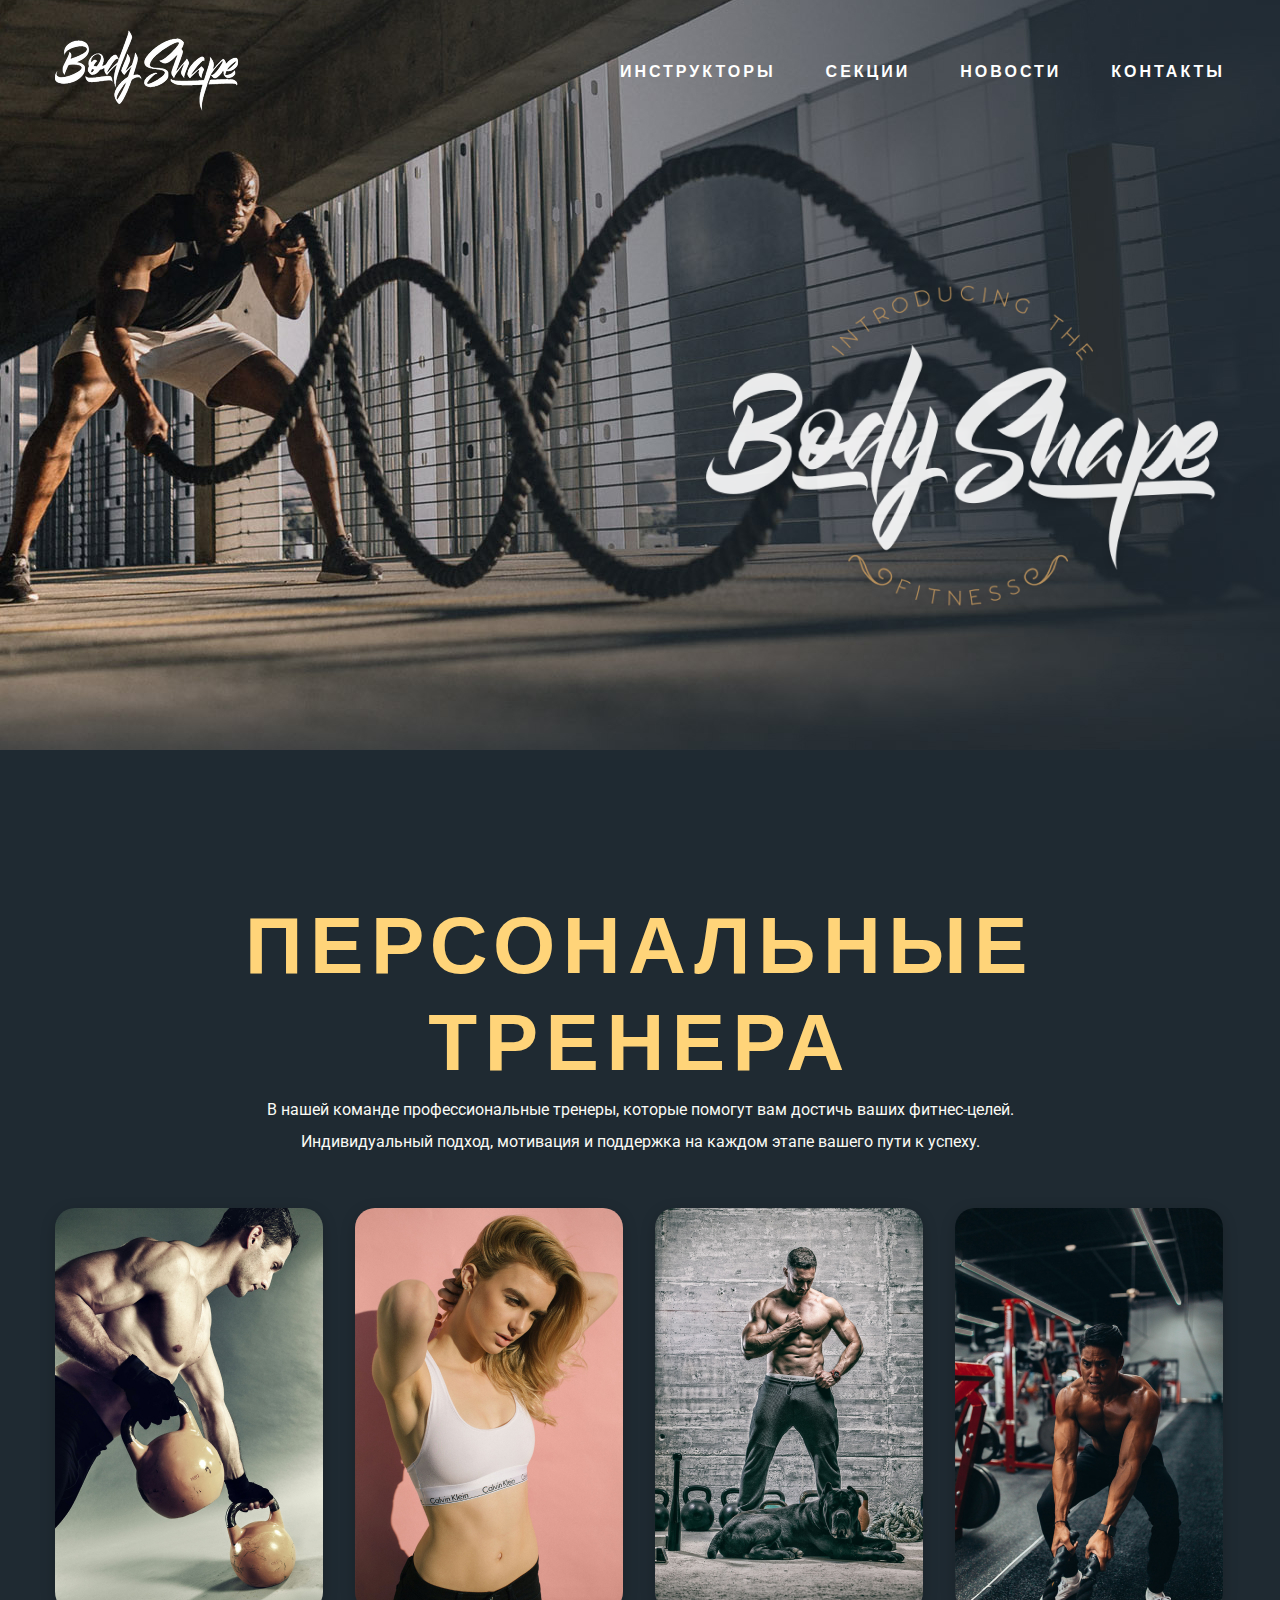
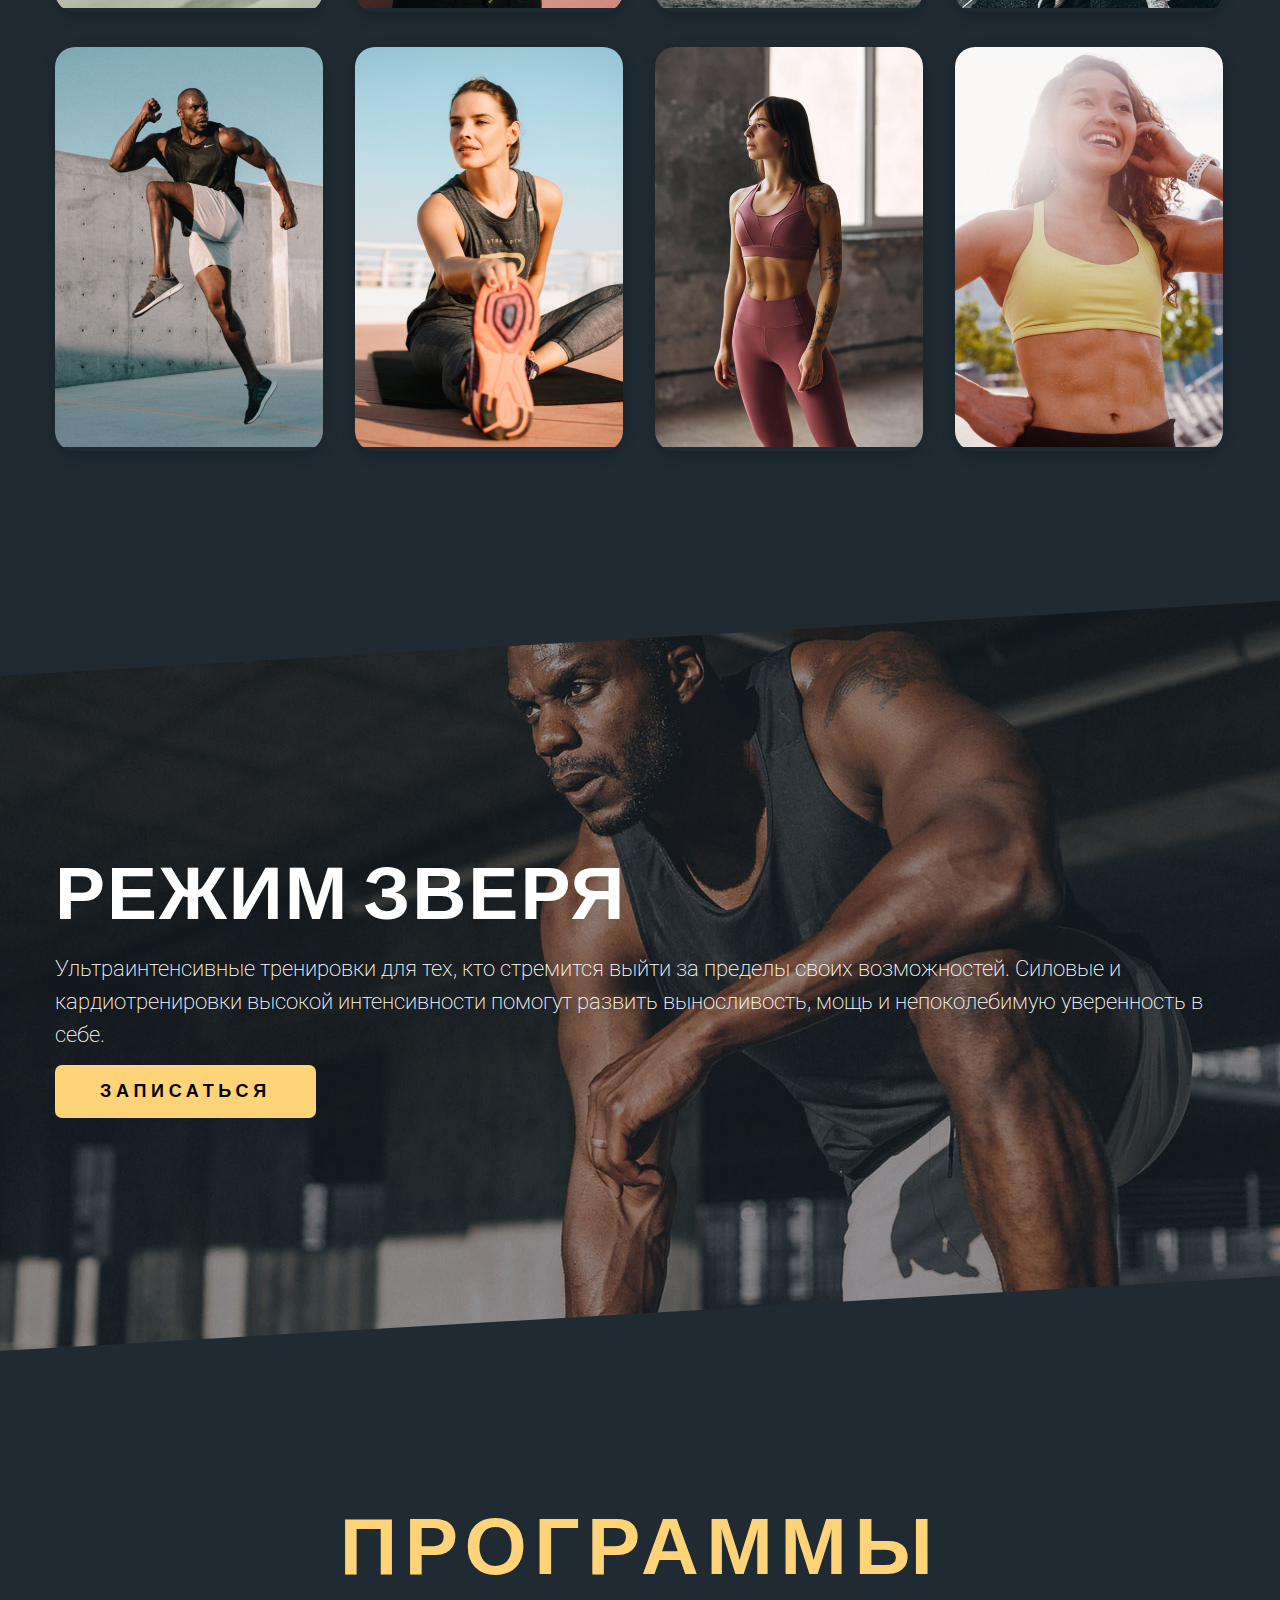
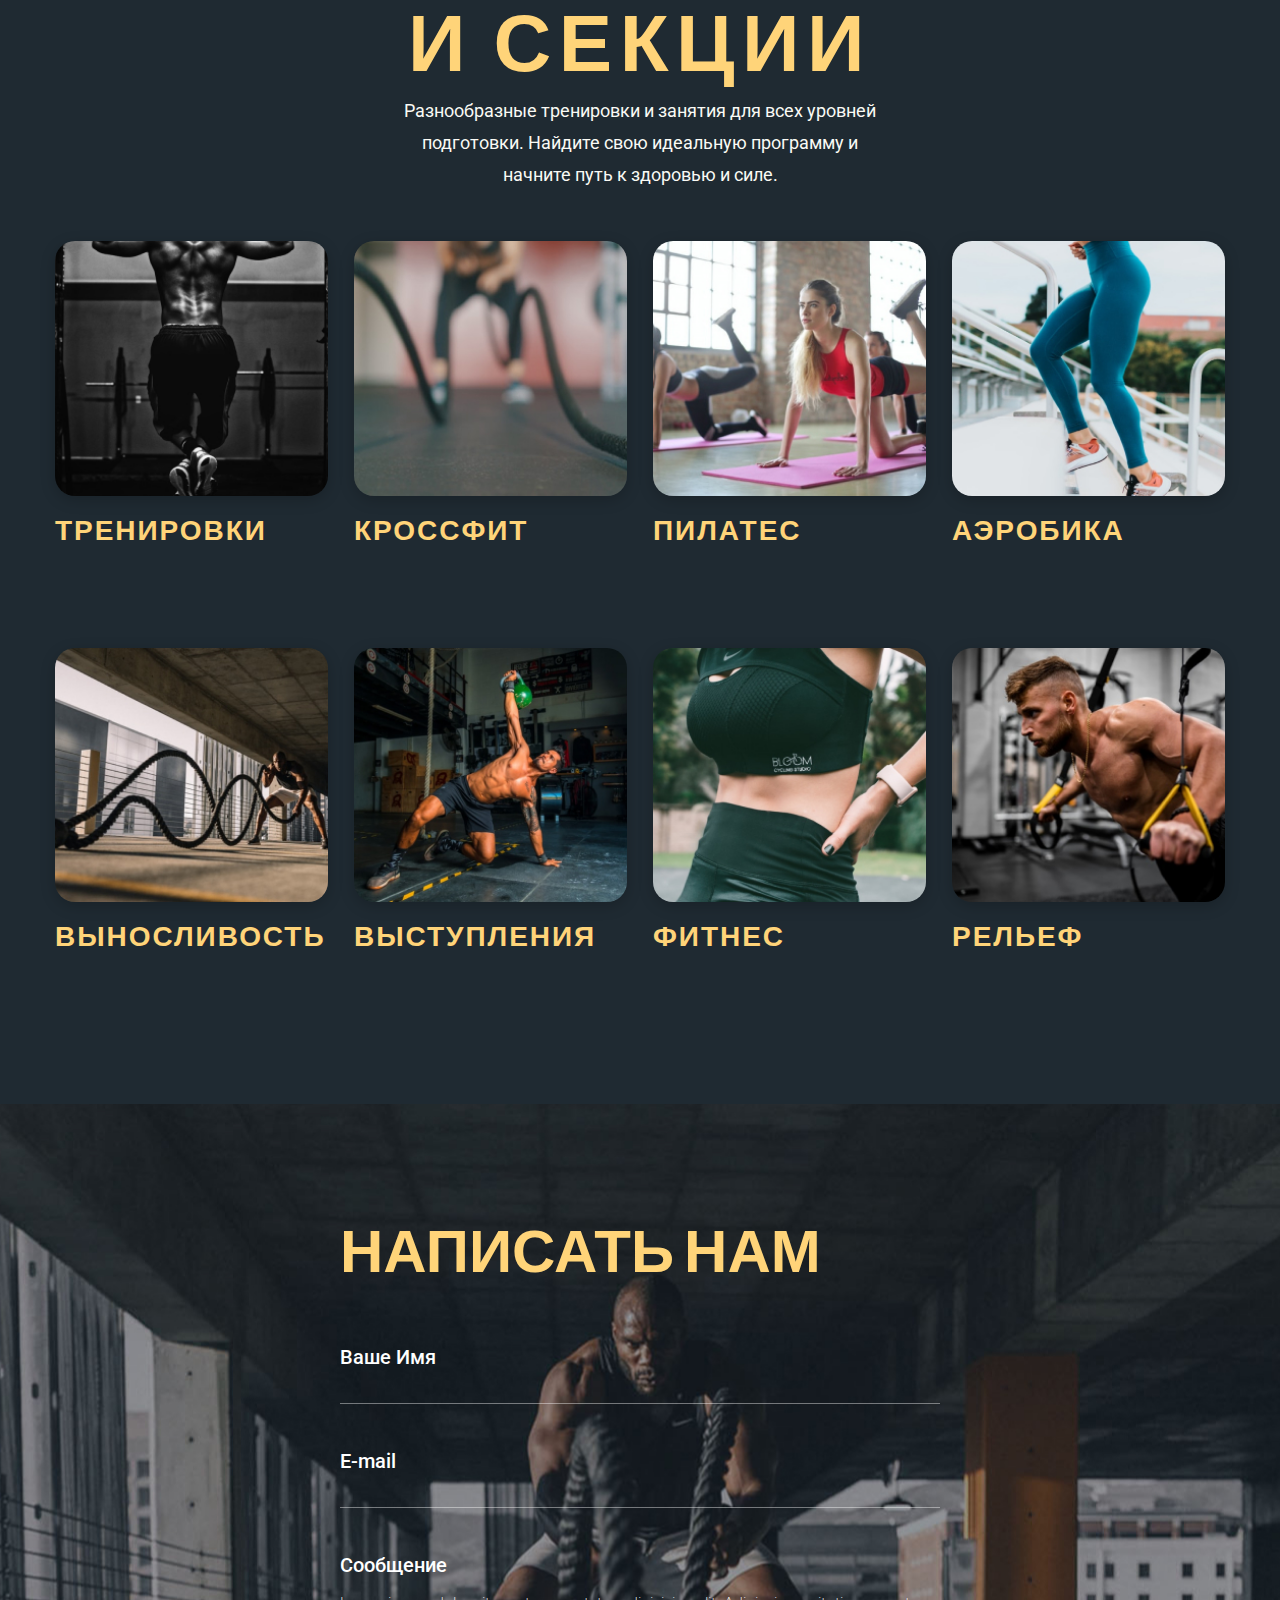
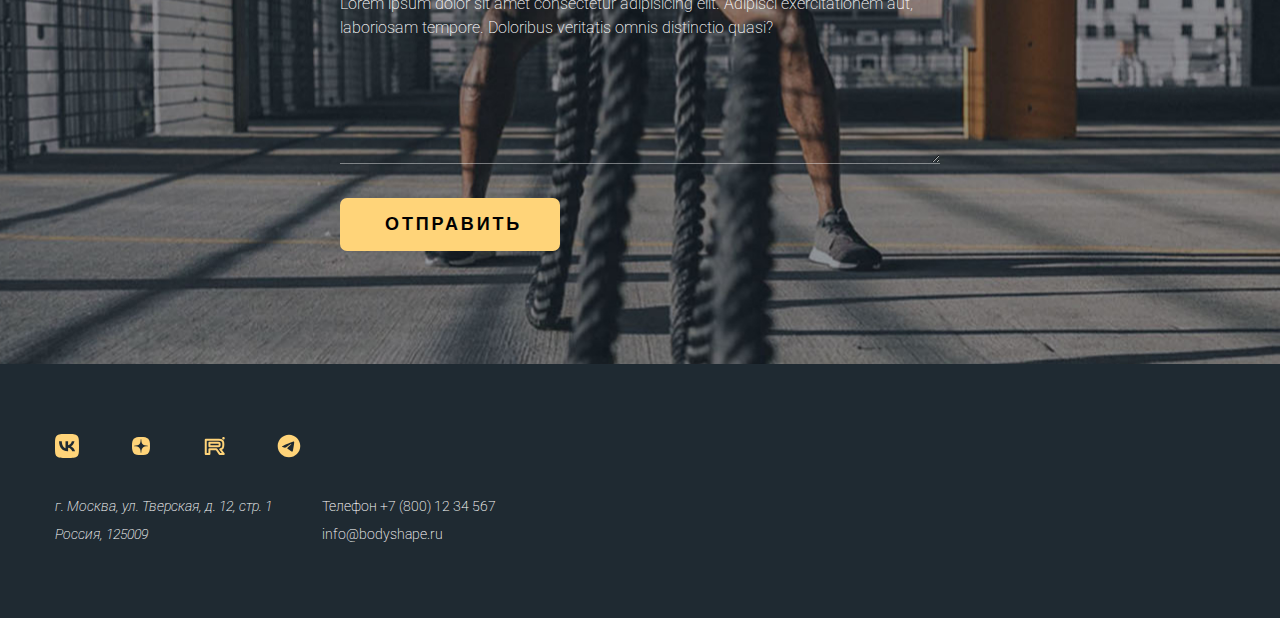
<file: index.html>
<!DOCTYPE html>
<html lang="en">
<head>
    <meta charset="UTF-8">
    <meta name="viewport" content="width=device-width, initial-scale=1.0">
    <link rel="stylesheet" href="./css/style.css">
    <link rel="stylesheet" href="./css/mobile.css">

    <link rel="icon" type="images/x-icon" href="./img/favicon.svg">
    <link rel="apple-touch-icon" sizes="180x180" href="./img/apple-touch-icon.png">

    <link rel="preconnect" href="https://fonts.googleapis.com">
    <link rel="preconnect" href="https://fonts.gstatic.com" crossorigin>
    <link href="https://fonts.googleapis.com/css2?family=Bebas+Neue&display=swap" rel="stylesheet">

    <link rel="preconnect" href="https://fonts.googleapis.com">
    <link rel="preconnect" href="https://fonts.gstatic.com" crossorigin>
    <link href="https://fonts.googleapis.com/css2?family=Roboto:ital,wght@0,100..900;1,100..900&display=swap" rel="stylesheet">


    <title>BodyShape</title>

</head>
<body>

    <header class="header">
        <div class="container">
            <nav class="nav">
                <a href="#" class="header-logo">
                    <img src="./img/HeaderFooter/logo.png" srcset="./img/HeaderFooter/logo@2x.png 2x" alt="LogoBodyShape">
                </a>
                
                <ul class="navbar-nav">
                    <li><a href="#">Инструкторы</a></li>
                    <li><a href="#">Секции</a></li>
                    <li><a href="#">Новости</a></li>
                    <li><a href="#">Контакты</a></li>
                </ul>
            </nav>

            <div class="header-img">
                <img src="./img/HeaderFooter/hero-logo.png" srcset="./img/HeaderFooter/hero-logo@2x.png 2x" alt="BodyShape">
            </div>
        </div>
    </header>

    <main>
        <section class="section-trainers">
            <div class="container">
                <header class="section-header">
                    <h2 class="section-title">ПЕРСОНАЛЬНЫЕ ТРЕНЕРА</h2>
                    <p>В нашей команде профессиональные тренеры, которые помогут вам достичь ваших фитнес-целей. Индивидуальный подход, мотивация и поддержка на каждом этапе вашего пути к успеху.</p>
                </header>

                <div class="section-trainers-grid">
                    <a href="#" class="card-trainer">
                        <h3 class="card-trainer-name">Ivan Ivanov</h3>
                        <img 
                            class="card-trainer-img"
                            src="./img/treners/trainer-01.jpg" 
                            srcset="./img/treners/trainer-01@2x.jpg 2x"
                            alt="Trainer"
                        >
                    </a>

                    <a href="#" class="card-trainer">
                        <h3 class="card-trainer-name">Eliza Fon Shpeen</h3>
                        <img 
                            class="card-trainer-img"
                            src="./img/treners/trainer-02.jpg" 
                            srcset="./img/treners/trainer-02@2x.jpg 2x"
                            alt="Trainer"
                        >
                    </a>

                    <a href="#" class="card-trainer">
                        <h3 class="card-trainer-name">Suyckiq Kanal</h3>
                        <img 
                            class="card-trainer-img"
                            src="./img/treners/trainer-03.jpg" 
                            srcset="./img/treners/trainer-03@2x.jpg 2x"
                            alt="Trainer"
                        >
                    </a>

                    <a href="#" class="card-trainer">
                        <h3 class="card-trainer-name">Aidar Dardanelo</h3>
                        <img 
                            class="card-trainer-img"
                            src="./img/treners/trainer-04.jpg" 
                            srcset="./img/treners/trainer-04@2x.jpg 2x"
                            alt="Trainer"
                        >
                    </a>

                    <a href="#" class="card-trainer">
                        <h3 class="card-trainer-name">Adis Abeba</h3>
                        <img 
                            class="card-trainer-img"
                            src="./img/treners/trainer-05.jpg" 
                            srcset="./img/treners/trainer-05@2x.jpg 2x"
                            alt="Trainer"
                        >
                    </a>

                    <a href="#" class="card-trainer">
                        <h3 class="card-trainer-name">Victoria Murmansk</h3>
                        <img 
                            class="card-trainer-img"
                            src="./img/treners/trainer-06.jpg" 
                            srcset="./img/treners/trainer-06@2x.jpg 2x"
                            alt="Trainer"
                        >
                    </a>

                    <a href="#" class="card-trainer">
                        <h3 class="card-trainer-name">Katerina Mantogomeri</h3>
                        <img 
                            class="card-trainer-img"
                            src="./img/treners/trainer-07.jpg" 
                            srcset="./img/treners/trainer-07@2x.jpg 2x"
                            alt="Trainer"
                        >
                    </a>

                    <a href="#" class="card-trainer">
                        <h3 class="card-trainer-name">Nusha'S Smecharokova</h3>
                        <img 
                            class="card-trainer-img"
                            src="./img/treners/trainer-08.jpg" 
                            srcset="./img/treners/trainer-08@2x.jpg 2x"
                            alt="Trainer"
                        >
                    </a>
                </div>

            </div>
        </section>

        <section class="section-beast">
            <div class="container">

                <h2 class="section-beast-title">РЕЖИМ ЗВЕРЯ</h2>
                <div class="section-beast-desc">
                    <p>Ультраинтенсивные тренировки для тех, кто стремится выйти за пределы своих возможностей. Силовые и кардиотренировки высокой интенсивности помогут развить выносливость, мощь и непоколебимую уверенность в себе.</p>
                </div>
                <div class="section-beast-btn"> 
                    <a href="#">ЗАПИСАТЬСЯ</a> 
                </div>

            </div>
        </section>

        <section class="section-trainers">
            <div class="container">
                <header class="section-header sts">
                    <h2 class="section-title">ПРОГРАММЫ <br>
                        И СЕКЦИИ</h2>
                    <p>Разнообразные тренировки и занятия для всех уровней подготовки. Найдите свою идеальную программу и начните путь к здоровью и силе.</p>
                </header>

                <div class="section-group-grid">

                    <a href="#" class="card-group">
                        <img 
                            class="card-group-img"
                            src="./img/treners/program-01.jpg" 
                            srcset="./img/treners/program-01@2x.jpg 2x" 
                            alt="Trainer"
                        >
                        <h3 class="card-group-title">тренировки</h3>
                    </a>

                    <a href="#" class="card-group">
                        <img 
                            class="card-group-img"
                            src="./img/treners/program-02.jpg" 
                            srcset="./img/treners/program-02@2x.jpg 2x" 
                            alt="Trainer"
                        >
                        <h3 class="card-group-title">КРОССФИТ</h3>
                    </a>

                    <a href="#" class="card-group">
                        <img 
                            class="card-group-img"
                            src="./img/treners/program-03.jpg" 
                            srcset="./img/treners/program-03@2x.jpg 2x" 
                            alt="Trainer"
                        >
                        <h3 class="card-group-title">ПИЛАТЕС</h3>
                    </a>

                    <a href="#" class="card-group">
                        <img 
                            class="card-group-img"
                            src="./img/treners/program-04.jpg" 
                            srcset="./img/treners/program-04@2x.jpg 2x" 
                            alt="Trainer"
                        >
                        <h3 class="card-group-title">АЭРОБИКА</h3>
                    </a>

                    <a href="#" class="card-group">
                        <img 
                            class="card-group-img"
                            src="./img/treners/program-05.jpg" 
                            srcset="./img/treners/program-05@2x.jpg 2x" 
                            alt="Trainer"
                        >
                        <h3 class="card-group-title">ВЫНОСЛИВОСТЬ</h3>
                    </a>

                    <a href="#" class="card-group">
                        <img 
                            class="card-group-img"
                            src="./img/treners/program-06.jpg" 
                            srcset="./img/treners/program-06@2x.jpg 2x" 
                            alt="Trainer"
                        >
                        <h3 class="card-group-title">ВЫСТУПЛЕНИЯ</h3>
                    </a>

                    <a href="#" class="card-group">
                        <img 
                            class="card-group-img"
                            src="./img/treners/program-07.jpg" 
                            srcset="./img/treners/program-07@2x.jpg 2x" 
                            alt="Trainer"
                        >
                        <h3 class="card-group-title">ФИТНЕС</h3>
                    </a>

                    <a href="#" class="card-group">
                        <img 
                            class="card-group-img"
                            src="./img/treners/program-08.jpg" 
                            srcset="./img/treners/program-08@2x.jpg 2x" 
                            alt="Trainer"
                        >
                        <h3 class="card-group-title">РЕЛЬЕФ</h3>
                    </a>
                </div>
            </div>
        </section>

        <section class="contacts">
            <div class="contacts-content">
                
                <h2 class="contacts-title">НАПИСАТЬ НАМ</h2>

                <form action="" class="form">

                    <div class="form-group">
                        <label for="name" class="label">Ваше Имя</label>
                        <input type="text" class="input" id="name">
                    </div>

                    <div class="form-group">
                        <label for="email" class="label">E-mail</label>
                        <input type="email" class="input" id="email">
                    </div>

                    <div class="form-group">
                        <label for="textarea" class="label">Сообщение</label>
                        <textarea name="textarea" id="textarea" class="textarea">Lorem ipsum dolor sit amet consectetur adipisicing elit. Adipisci exercitationem aut, laboriosam tempore. Doloribus veritatis omnis distinctio quasi?</textarea>
                    </div>

                    <div class="form-group-btn">
                        <button class="btn" type="submit">ОТПРАВИТЬ</button>  
                    </div>

                </form>

            </div>
        </section>

    </main>

    <footer class="footer">
        <div class="container">
            <ul class="footer-social">
                <li><a href="#"><img src="./img/HeaderFooter/vk.svg" alt="Social"></a></li>
                <li><a href="#"><img src="./img/HeaderFooter/dzen.svg" alt="Social"></a></li>
                <li><a href="#"><img src="./img/HeaderFooter/rutube.svg" alt="Social"></a></li>
                <li><a href="#"><img src="./img/HeaderFooter/telegram.svg" alt="Social"></a></li>
            </ul>
            <div class="footer-contacts">
                <address class="fc-col">
                    г. Москва, ул. Тверская, д. 12, стр. 1 <br>
                    Россия, 125009
                </address>

                <p class="fc-col">
                    Телефон <a href="tel:+78001234567">+7 (800) 12 34 567</a><br>
                    <a href="mailto:info@bodyshape.ru">info@bodyshape.ru</a>
                </p>
            </div>
        </div>
    </footer>


</body>
</html>
</file>
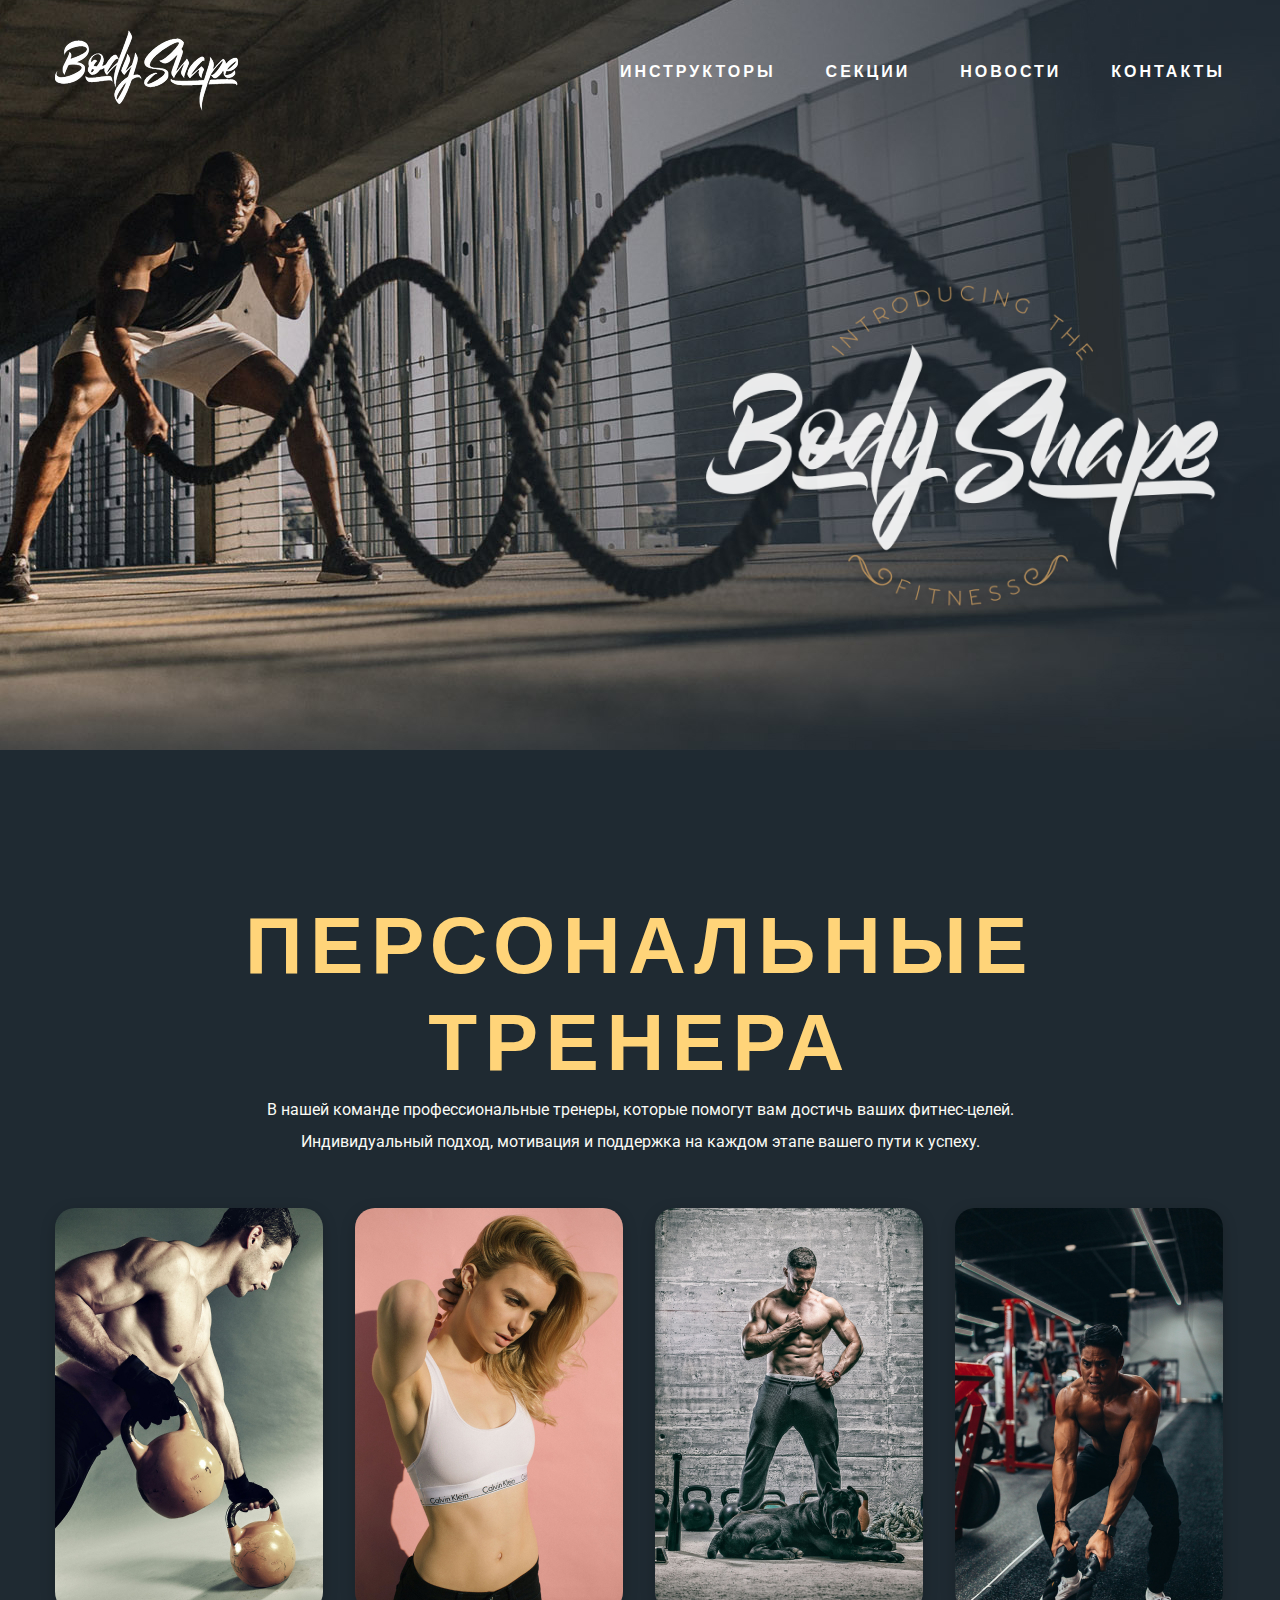
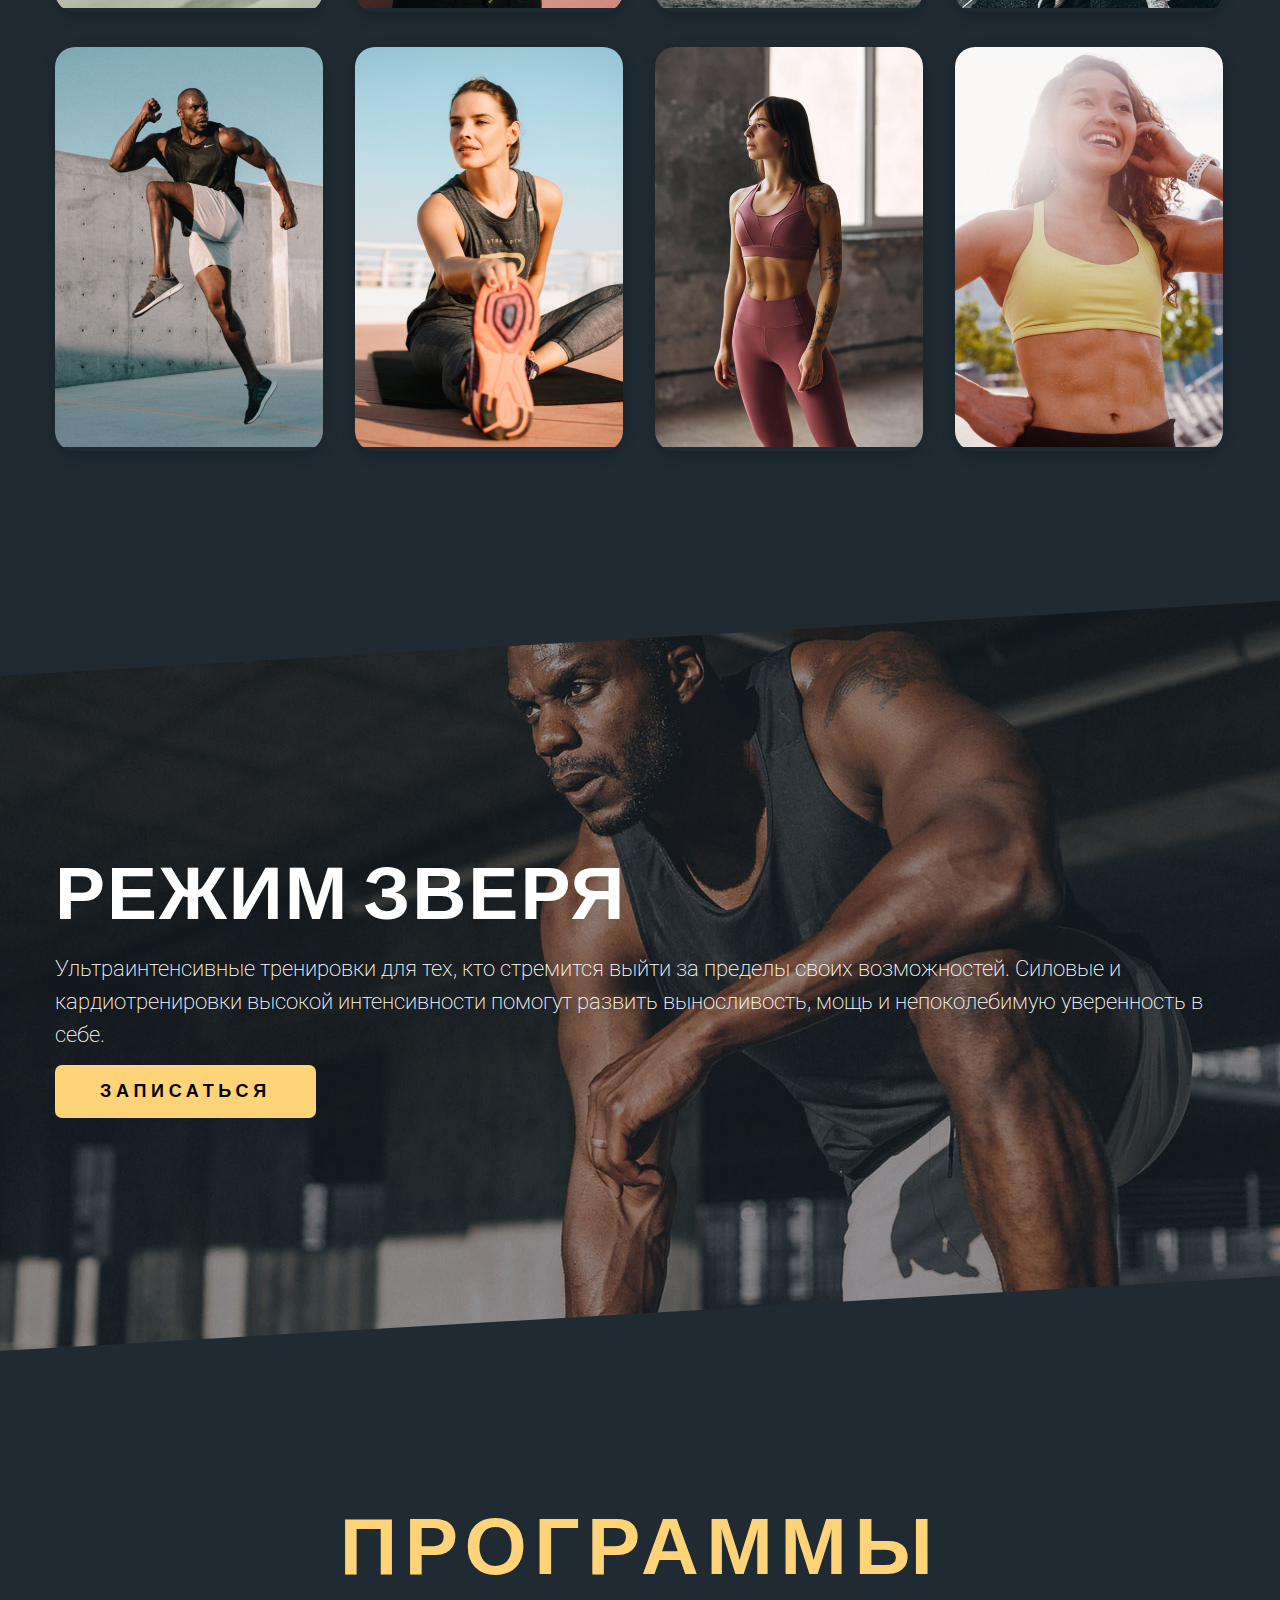
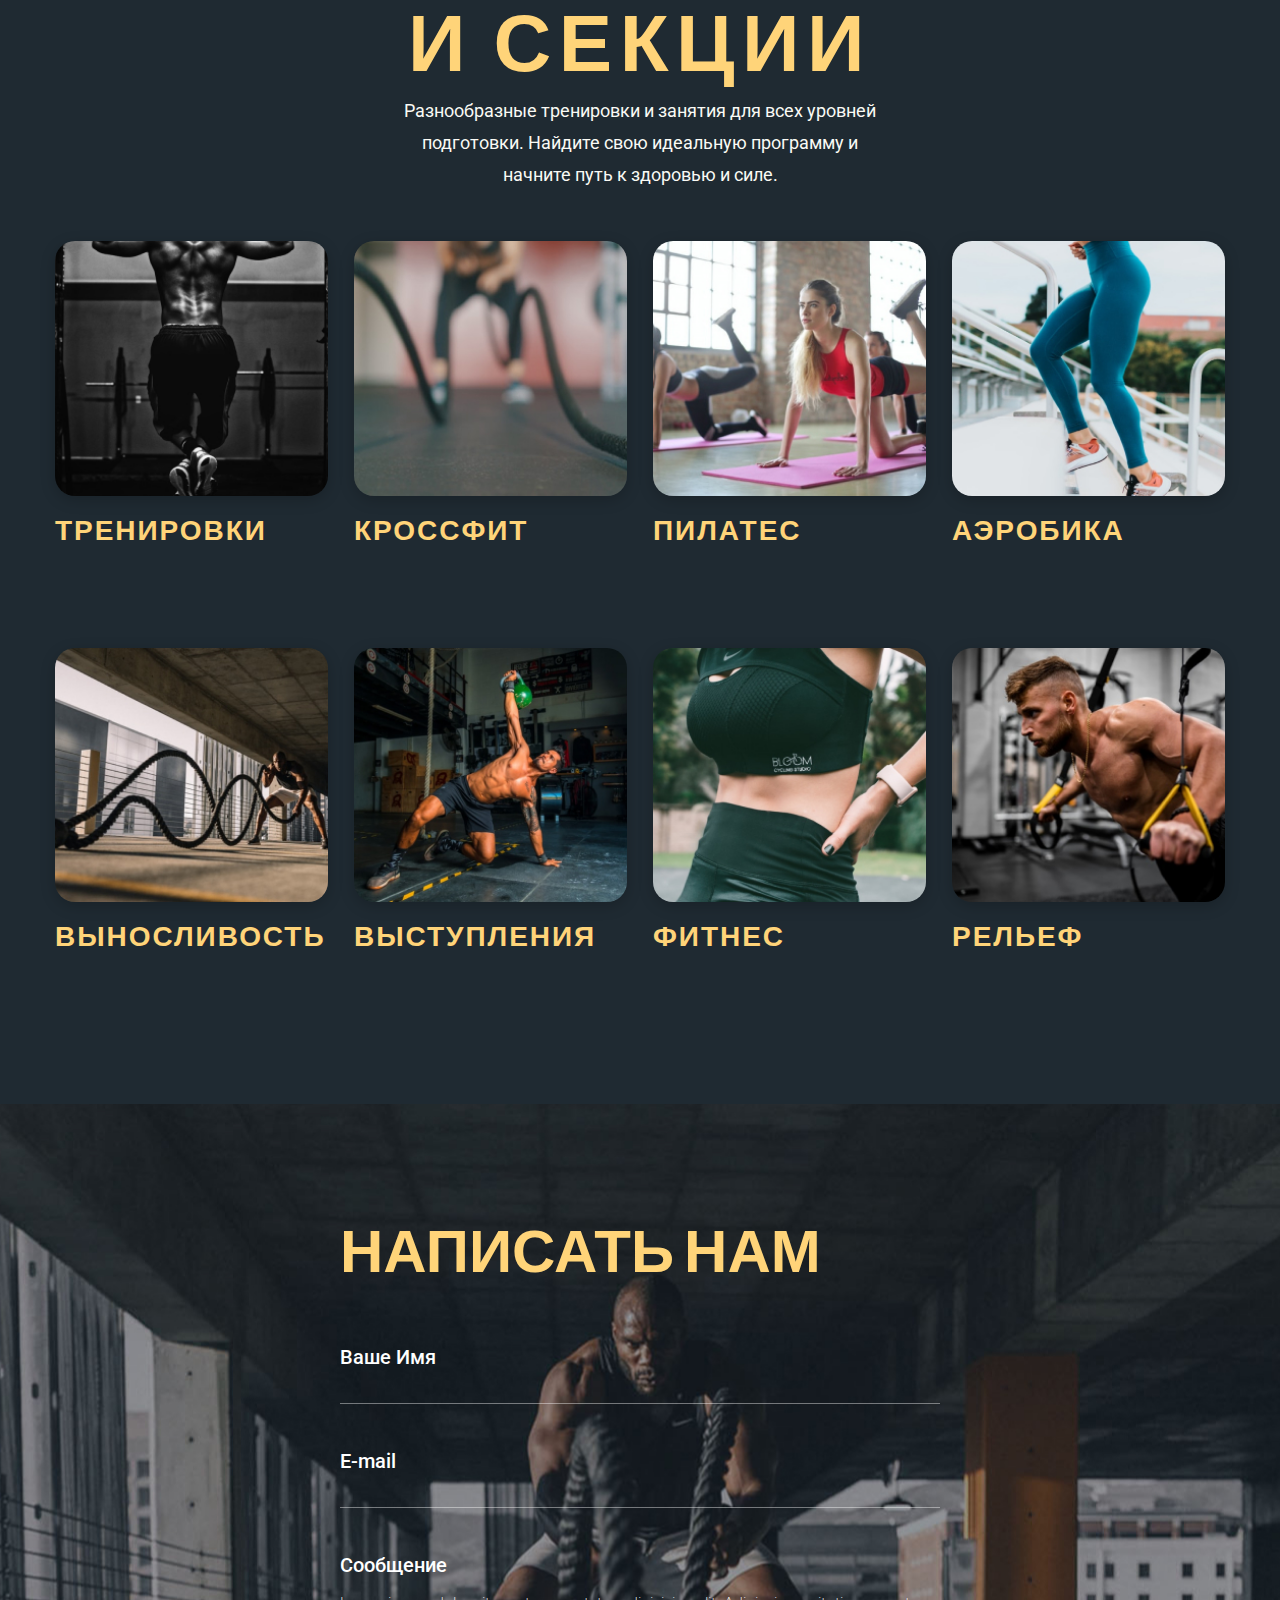
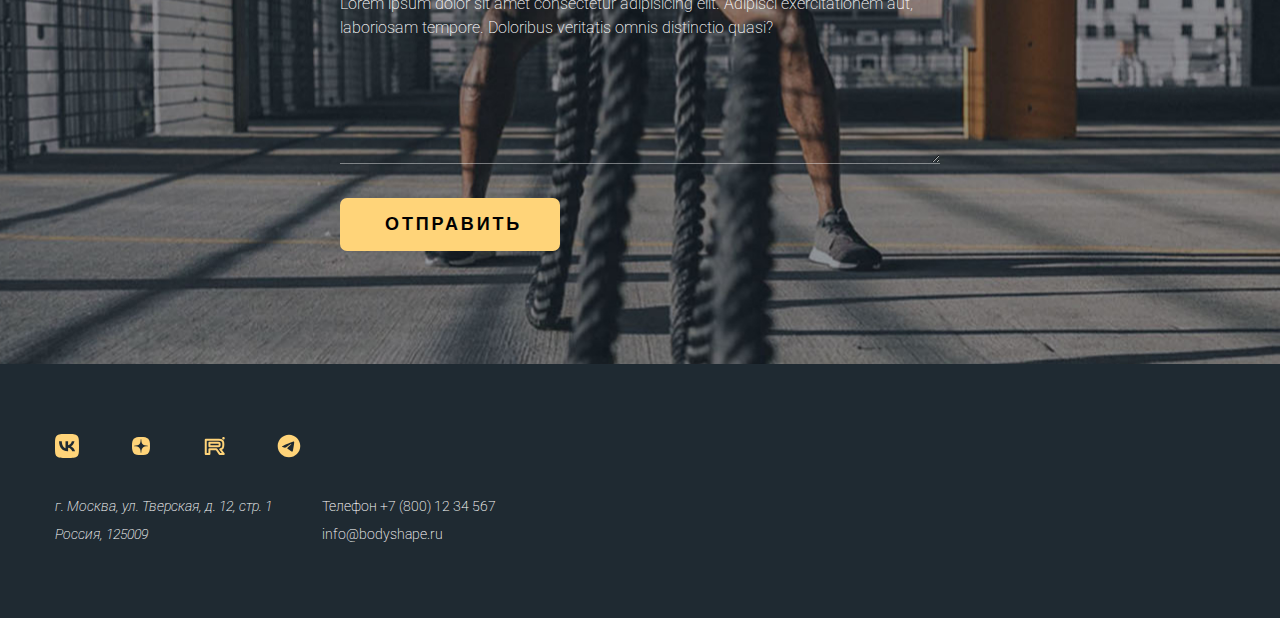
<file: BodyShape (CSS и Адаптив)/index.html>
<!DOCTYPE html>
<html lang="en">
<head>
    <meta charset="UTF-8">
    <meta name="viewport" content="width=device-width, initial-scale=1.0">
    <link rel="stylesheet" href="./css/style.css">
    <link rel="stylesheet" href="./css/mobile.css">

    <link rel="icon" type="images/x-icon" href="./img/favicon.svg">
    <link rel="apple-touch-icon" sizes="180x180" href="./img/apple-touch-icon.png">

    <link rel="preconnect" href="https://fonts.googleapis.com">
    <link rel="preconnect" href="https://fonts.gstatic.com" crossorigin>
    <link href="https://fonts.googleapis.com/css2?family=Bebas+Neue&display=swap" rel="stylesheet">

    <link rel="preconnect" href="https://fonts.googleapis.com">
    <link rel="preconnect" href="https://fonts.gstatic.com" crossorigin>
    <link href="https://fonts.googleapis.com/css2?family=Roboto:ital,wght@0,100..900;1,100..900&display=swap" rel="stylesheet">


    <title>BodyShape</title>

</head>
<body>

    <header class="header">
        <div class="container">
            <nav class="nav">
                <a href="#" class="header-logo">
                    <img src="/img/HeaderFooter/logo.png" srcset="./img/HeaderFooter/logo@2x.png 2x" alt="LogoBodyShape">
                </a>
                
                <ul class="navbar-nav">
                    <li><a href="#">Инструкторы</a></li>
                    <li><a href="#">Секции</a></li>
                    <li><a href="#">Новости</a></li>
                    <li><a href="#">Контакты</a></li>
                </ul>
            </nav>

            <div class="header-img">
                <img src="/img/HeaderFooter/hero-logo.png" srcset="./img/HeaderFooter/hero-logo@2x.png 2x" alt="BodyShape">
            </div>
        </div>
    </header>

    <main>
        <section class="section-trainers">
            <div class="container">
                <header class="section-header">
                    <h2 class="section-title">ПЕРСОНАЛЬНЫЕ ТРЕНЕРА</h2>
                    <p>В нашей команде профессиональные тренеры, которые помогут вам достичь ваших фитнес-целей. Индивидуальный подход, мотивация и поддержка на каждом этапе вашего пути к успеху.</p>
                </header>

                <div class="section-trainers-grid">
                    <a href="#" class="card-trainer">
                        <h3 class="card-trainer-name">Ivan Ivanov</h3>
                        <img 
                            class="card-trainer-img"
                            src="./img/treners/trainer-01.jpg" 
                            srcset="./img/treners/trainer-01@2x.jpg 2x"
                            alt="Trainer"
                        >
                    </a>

                    <a href="#" class="card-trainer">
                        <h3 class="card-trainer-name">Eliza Fon Shpeen</h3>
                        <img 
                            class="card-trainer-img"
                            src="./img/treners/trainer-02.jpg" 
                            srcset="./img/treners/trainer-02@2x.jpg 2x"
                            alt="Trainer"
                        >
                    </a>

                    <a href="#" class="card-trainer">
                        <h3 class="card-trainer-name">Suyckiq Kanal</h3>
                        <img 
                            class="card-trainer-img"
                            src="./img/treners/trainer-03.jpg" 
                            srcset="./img/treners/trainer-03@2x.jpg 2x"
                            alt="Trainer"
                        >
                    </a>

                    <a href="#" class="card-trainer">
                        <h3 class="card-trainer-name">Aidar Dardanelo</h3>
                        <img 
                            class="card-trainer-img"
                            src="./img/treners/trainer-04.jpg" 
                            srcset="./img/treners/trainer-04@2x.jpg 2x"
                            alt="Trainer"
                        >
                    </a>

                    <a href="#" class="card-trainer">
                        <h3 class="card-trainer-name">Adis Abeba</h3>
                        <img 
                            class="card-trainer-img"
                            src="./img/treners/trainer-05.jpg" 
                            srcset="./img/treners/trainer-05@2x.jpg 2x"
                            alt="Trainer"
                        >
                    </a>

                    <a href="#" class="card-trainer">
                        <h3 class="card-trainer-name">Victoria Murmansk</h3>
                        <img 
                            class="card-trainer-img"
                            src="./img/treners/trainer-06.jpg" 
                            srcset="./img/treners/trainer-06@2x.jpg 2x"
                            alt="Trainer"
                        >
                    </a>

                    <a href="#" class="card-trainer">
                        <h3 class="card-trainer-name">Katerina Mantogomeri</h3>
                        <img 
                            class="card-trainer-img"
                            src="./img/treners/trainer-07.jpg" 
                            srcset="./img/treners/trainer-07@2x.jpg 2x"
                            alt="Trainer"
                        >
                    </a>

                    <a href="#" class="card-trainer">
                        <h3 class="card-trainer-name">Nusha'S Smecharokova</h3>
                        <img 
                            class="card-trainer-img"
                            src="./img/treners/trainer-08.jpg" 
                            srcset="./img/treners/trainer-08@2x.jpg 2x"
                            alt="Trainer"
                        >
                    </a>
                </div>

            </div>
        </section>

        <section class="section-beast">
            <div class="container">

                <h2 class="section-beast-title">РЕЖИМ ЗВЕРЯ</h2>
                <div class="section-beast-desc">
                    <p>Ультраинтенсивные тренировки для тех, кто стремится выйти за пределы своих возможностей. Силовые и кардиотренировки высокой интенсивности помогут развить выносливость, мощь и непоколебимую уверенность в себе.</p>
                </div>
                <div class="section-beast-btn"> 
                    <a href="#">ЗАПИСАТЬСЯ</a> 
                </div>

            </div>
        </section>

        <section class="section-trainers">
            <div class="container">
                <header class="section-header sts">
                    <h2 class="section-title">ПРОГРАММЫ <br>
                        И СЕКЦИИ</h2>
                    <p>Разнообразные тренировки и занятия для всех уровней подготовки. Найдите свою идеальную программу и начните путь к здоровью и силе.</p>
                </header>

                <div class="section-group-grid">

                    <a href="#" class="card-group">
                        <img 
                            class="card-group-img"
                            src="./img/treners/program-01.jpg" 
                            srcset="./img/treners/program-01@2x.jpg 2x" 
                            alt="Trainer"
                        >
                        <h3 class="card-group-title">тренировки</h3>
                    </a>

                    <a href="#" class="card-group">
                        <img 
                            class="card-group-img"
                            src="./img/treners/program-02.jpg" 
                            srcset="./img/treners/program-02@2x.jpg 2x" 
                            alt="Trainer"
                        >
                        <h3 class="card-group-title">КРОССФИТ</h3>
                    </a>

                    <a href="#" class="card-group">
                        <img 
                            class="card-group-img"
                            src="./img/treners/program-03.jpg" 
                            srcset="./img/treners/program-03@2x.jpg 2x" 
                            alt="Trainer"
                        >
                        <h3 class="card-group-title">ПИЛАТЕС</h3>
                    </a>

                    <a href="#" class="card-group">
                        <img 
                            class="card-group-img"
                            src="./img/treners/program-04.jpg" 
                            srcset="./img/treners/program-04@2x.jpg 2x" 
                            alt="Trainer"
                        >
                        <h3 class="card-group-title">АЭРОБИКА</h3>
                    </a>

                    <a href="#" class="card-group">
                        <img 
                            class="card-group-img"
                            src="./img/treners/program-05.jpg" 
                            srcset="./img/treners/program-05@2x.jpg 2x" 
                            alt="Trainer"
                        >
                        <h3 class="card-group-title">ВЫНОСЛИВОСТЬ</h3>
                    </a>

                    <a href="#" class="card-group">
                        <img 
                            class="card-group-img"
                            src="./img/treners/program-06.jpg" 
                            srcset="./img/treners/program-06@2x.jpg 2x" 
                            alt="Trainer"
                        >
                        <h3 class="card-group-title">ВЫСТУПЛЕНИЯ</h3>
                    </a>

                    <a href="#" class="card-group">
                        <img 
                            class="card-group-img"
                            src="./img/treners/program-07.jpg" 
                            srcset="./img/treners/program-07@2x.jpg 2x" 
                            alt="Trainer"
                        >
                        <h3 class="card-group-title">ФИТНЕС</h3>
                    </a>

                    <a href="#" class="card-group">
                        <img 
                            class="card-group-img"
                            src="./img/treners/program-08.jpg" 
                            srcset="./img/treners/program-08@2x.jpg 2x" 
                            alt="Trainer"
                        >
                        <h3 class="card-group-title">РЕЛЬЕФ</h3>
                    </a>
                </div>
            </div>
        </section>

        <section class="contacts">
            <div class="contacts-content">
                
                <h2 class="contacts-title">НАПИСАТЬ НАМ</h2>

                <form action="" class="form">

                    <div class="form-group">
                        <label for="name" class="label">Ваше Имя</label>
                        <input type="text" class="input" id="name">
                    </div>

                    <div class="form-group">
                        <label for="email" class="label">E-mail</label>
                        <input type="email" class="input" id="email">
                    </div>

                    <div class="form-group">
                        <label for="textarea" class="label">Сообщение</label>
                        <textarea name="textarea" id="textarea" class="textarea">Lorem ipsum dolor sit amet consectetur adipisicing elit. Adipisci exercitationem aut, laboriosam tempore. Doloribus veritatis omnis distinctio quasi?</textarea>
                    </div>

                    <div class="form-group-btn">
                        <button class="btn" type="submit">ОТПРАВИТЬ</button>  
                    </div>

                </form>

            </div>
        </section>

    </main>

    <footer class="footer">
        <div class="container">
            <ul class="footer-social">
                <li><a href="#"><img src="./img/HeaderFooter/vk.svg" alt="Social"></a></li>
                <li><a href="#"><img src="./img/HeaderFooter/dzen.svg" alt="Social"></a></li>
                <li><a href="#"><img src="./img/HeaderFooter/rutube.svg" alt="Social"></a></li>
                <li><a href="#"><img src="./img/HeaderFooter/telegram.svg" alt="Social"></a></li>
            </ul>
            <div class="footer-contacts">
                <address class="fc-col">
                    г. Москва, ул. Тверская, д. 12, стр. 1 <br>
                    Россия, 125009
                </address>

                <p class="fc-col">
                    Телефон <a href="tel:+78001234567">+7 (800) 12 34 567</a><br>
                    <a href="mailto:info@bodyshape.ru">info@bodyshape.ru</a>
                </p>
            </div>
        </div>
    </footer>


</body>
</html>
</file>
<file: css/style.css>
/* SETTINGS */
* {
    box-sizing: border-box;
    margin: 0;
    padding: 0;
    color: #ffffff;
}
a, a:link, a:visited {
    text-decoration: none;
}
ul, li {
    list-style-type: none;
}



/* @font-face {
    font-family: 'Roboto';
    src: url("/font/Roboto/webfonts/roboto-cyrillic-400-normal.woff");
}
@font-face {
    font-family: 'Bebas Neue';
    src: url("/font/BebasNeue/s/Netflix-\(Bebas-Neue\).ttf");
} */
/* ------ */
:root{
    --color-1: #FAFAF5;
    --color-2: #FFD479;

    --ff-1: "Roboto", sans-serif;
    --ff-2: "Bebas Neue", sans-serif;
}

/* ------ */
body {
    background-color: #1F2A32;
    font-family: var(--ff-1);
}
/* .container {
    max-width: 80%;
    margin: 0 auto;
} */
.container {
    max-width: 1200px;
    width: 100%;
    margin: 0 auto;
    padding: 0 15px;
}
/* HEADER --------------------------------------- */
.header {
    padding-top: 30px;
    height: 750px;

    background-image: image-set(
        url("../img/HeaderFooter/hero-bg.jpg") 1x,
        url("../img/HeaderFooter/hero-bg@2x.jpg") 2x
    );

    object-fit: cover;
    background-repeat: no-repeat;
    background-size: cover;
    background-position: center;
}

.nav {
    display: flex;
    justify-content: space-between;
    align-items: center;
}
.navbar-nav {
    display: flex;
    gap: 50px;

    font-family: var(--ff-2);
    font-weight: bold;
    text-transform: uppercase;
    letter-spacing: 3px;
}
.navbar-nav a {
    transition: all 0.25s ease-in;
}

.navbar-nav a:hover {
    color: var(--color-2);
}

.header-img {
    margin-top: 170px;
    text-align: end;
}




/* SECTION --------------------------------------- TRAINERS */
.section-trainers {
    margin: 150px 0;
}
.section-header {
    max-width: 800px;
    width: 100%;
    margin: 0 auto;
    margin-bottom: 50px;
    text-align: center;

}
.section-title {
    font-family: var(--ff-2);
    font-size: clamp(1.5rem, 0.227rem + 6.36vw, 5rem);
    color: var(--color-2);
    font-weight: bold;
    letter-spacing: 7.5px;
}

/* StS */
.sts p{
    max-width: 500px;
    margin: 0 auto;
    font-size: 18px;
}
/* Sts */
.section-header p {
    font-family: var(--ff-1);
    color: var(--color-1);
    line-height: 32px;
}

/* TRAINERS -----------------------------------------------*/
.card-trainer {
    display: block;

    max-width: 268px;
    position: relative;
    border-radius: 20px;

    overflow: hidden;
    box-shadow: 0 4px 15px 0 rgba(0, 0, 0, 0.2);

}
.card-trainer::before {
    opacity: 0;

    content: '';
    
    position: absolute;
    top: 0;
    left: 0;
    width: 100%;
    height: 100%;

    background: linear-gradient(180deg, rgba(0, 0, 0, 0) 0%, #000 100%);

    transition: all 0.2s ease-in;
}

.card-trainer-name {
    opacity: 0;

    position: absolute;
    top: 70%;
    left: 50%;
    transform: translate(-50%, -50%);

    font-family: var(--ff-2);
    font-size: 42px;
    font-weight: bold;
    text-align: center;

    transition: all 0.2s ease-in;
}
.card-trainer:hover .card-trainer-name {
    opacity: 1;
    top: 50%;
}
.card-trainer:hover::before {
    opacity: 1;
}


.card-trainer-img {
    width: 100%;
}



/* SECTION-GRID */
.section-trainers-grid {
    display: grid;
    grid-template-columns: repeat(4, 1fr);
    gap: 35px 30px;
}



/* SECTION-BEAST-------------------------------------------- */
.section-beast {
    height: 750px;

    display: flex;
    align-items: center;

    background-image: image-set(
        url("../img/HeaderFooter/beast-bg.jpg") 1x,
        url("../img/HeaderFooter/beast-bg@2x.jpg") 2x
    );

    object-fit: cover;
    background-repeat: no-repeat;
    background-size: cover;
    background-position: center top;

    clip-path: polygon(0% 10%, 100% 0%, 100% 90%, 0% 100%);
}

.section-beast-title {
    font-family: var(--ff-2);
    letter-spacing: 2px;
    font-weight: 600;
    /* font-size: 65px; */
    font-size: clamp(2.5rem, 1.705rem + 3.98vw, 4.688rem);
    color: #ffffff;
    margin-bottom: 10px;
}
.section-beast-desc {
    font-size: 22px;
    line-height: 150%;
    color: #fff;
    margin-bottom: 30px;
    font-weight: 200;
}
.section-beast-btn a {
    background-color: var(--color-2);
    padding: 16px 45px;
    border-radius: 7px;

    color: #000;

    font-family: var(--ff-2);
    font-size: 18px;
    font-weight: 700;
    letter-spacing: 0.26em;

    transition: all 0.2s ease;
}

.section-beast-btn a:hover,
.section-beast-btn a:active {
    background-color: #e7b852;
}



/* PROGRAMMSS --------------------------------------------*/



.card-group-img {
    width: 100%;
    border-radius: 20px;
    box-shadow: 0 4px 15px 0 rgba(0, 0, 0, 0.2);
    margin-bottom: 15px;
}
.card-group-title {
    font-family: var(--ff-2);
    font-size: 28px;
    font-weight: bold;
    letter-spacing: 0.07em;
    color: var(--color-2);
    text-transform: uppercase;
}

.section-group-grid {
    display: grid;
    grid-template-columns: repeat(4, 1fr);
    gap: 100px 26px;
}




/* CONTACTS */
.contacts {
    height: 860px;

    display: flex;
    justify-content: center;
    align-items: center;

    background-image: image-set(
        url("../img/HeaderFooter/contact-form-bg.jpg") 1x,
        url("../img/HeaderFooter/contact-form-bg@2x.jpg") 2x
    );

    object-fit: cover;
    background-repeat: no-repeat;
    background-size: cover;
    background-position: center;
}
.contacts-content {
    max-width: 615px;
}
.contacts-title{
    font-family: var(--ff-2);
    font-size: 60px;
    font-weight: bold;
    /* letter-spacing: 0.07em; */
    color: var(--color-2);

    margin-bottom: 40px;
}

/* FORM- (CONTACTS)----------------------------------------*/


form {
    display: grid;
    gap: 30px;
    width: 600px;
}
.label {
    display: block;

    font-family: var(--ff-1);
    font-size: 20px;
    font-weight: 500;
    color: #fff;

    margin: 15px 0;
}
.input {
    width: 100%;
    display: block;
    width: 100%;

    color: #fff;

    outline: none;
    background: transparent;
    border: none;
    border-bottom: 1px solid #ffffff69;

    font-family: var(--ff-1);
    font-size: 16px;
    font-weight: 200;
}
.textarea {
    resize: vertical;
    
    outline: none;
    background: transparent;
    border: none;

    font-family: var(--ff-1);
    font-size: 16px;
    font-weight: 200;
    line-height: 1.5;

    color: #fff;
    border-bottom: 1px solid #ffffff69;

    width: 100%;
    height: 172px;
}

.btn {
    background-color: var(--color-2);
    padding: 16px 45px;
    border-radius: 7px;

    color: #000;

    font-family: var(--ff-2);
    font-size: 18px;
    font-weight: 700;
    letter-spacing: 0.16em;

    transition: all 0.2s ease;
    border: none;

    max-width: 220px;
}
.btn:hover,
.btn:active {
    background-color: #e7b852;
}




/* FOOTER ------------------------------------------*/



.footer {
    padding: 70px 0;
}
.footer-social {
    display: flex;
    align-items: center;
    gap: 50px;

    margin-bottom: 30px;
}
.footer-contacts {
    display: flex;
    gap: 50px;
    color: var(--color-1);

    font-family: var(--ff-1);
    font-size: 14px;
    line-height: 28px;
    font-weight: 200;
}
.footer a:hover {
    color: var(--color-2);
}
.footer a {
    transition: all 0.2s ease-in;
}
</file>
<file: css/mobile.css>
/* HEADER LOGO */
@media (max-width: 850px) {
    .header {
        height: auto;
        padding-bottom: 30px;
        background-position: left top;
    }
    .header-logo {
        display: none;
    }
    .nav {
        justify-content: center;
    }
    .header-img {
        text-align: center;
    }

}

@media (max-width: 634px) {
    .header {
        height: auto;
        padding-bottom: 50px;
        background-position: left top;
    }

    .header-logo {
        display: block;
    }
    .nav {
        flex-direction: column;
        row-gap: 40px;
    }
    .header-img {
        display: none;
    }
    .navbar-nav {
        flex-direction: column;
        align-items: center;
        row-gap: 30px;
    }
}




/* TRAINERS */
@media (max-width: 850px) {
    .section-trainers {
        padding: 20px 0;
        margin: 50px 0;
    }
    .section-trainers-grid {
        grid-template-columns: repeat(3, 1fr);
        justify-content: center;
    }
    .section-title {
        font-size: 3em;
    }
    .section-header p {
        font-size: 14px;
        line-height: 24px;
    }
}


@media (max-width: 634px) {
    .section-trainers {
        padding: 50px 0;
        margin: 10px 0;
    }
    .section-title {
        font-size: 2em;
    }
    .section-header p {
        font-size: 12px;
        line-height: 18px;
    }
    .section-trainers-grid {
        grid-template-columns: repeat(2, 1fr);
    }
}

@media (max-width: 430px) {
    .section-title {
        font-size: 24px;
        letter-spacing: 4px;
    }
    .section-header p {
        font-size: 9px;
        line-height: 18px;
    }
    .card-trainer-name {
        font-size: 25px;
        font-weight: 500;
    }
}

/* HOVER IN TRAINERS */
@media (hover: none) and (pointer: coarse) {
    .card-trainer::before {
        opacity: 1;
        
    }
    .card-trainer-name {
        opacity: 1;
        top: 50%;
    }
}



/* BEAST */
@media (max-width: 840px) {
    .section-beast-desc {
        font-size: 18px;
    }
    .section-beast-btn a {
        font-size: 14px;
    }
}
@media (max-width: 430px) {
    .section-beast {
        text-align: center;
    }
    .section-beast-desc {
        font-size: 14px;
    }
    .section-beast-btn a {
        font-size: 14px;
        font-weight: bold;
        padding: 12px 34px;
        letter-spacing: 0.16em;
    }
}




/* PROGRAMS -- */
@media (max-width: 1200px) {
    .section-group-grid {
        grid-template-columns: repeat(3, 1fr);
        gap: 70px 15px;
    }
}
@media (max-width: 880px) {
    .section-group-grid {
        grid-template-columns: repeat(2, 1fr);
        gap: 50px 10px;
    }
}
@media (max-width: 600px) {
    .section-group-grid {
        grid-template-columns: repeat(1, 1fr);
        gap: 50px 10px;
    }
    .card-group-title {
        text-align: center;
    }
}

/* FORM */
@media (max-width: 640px) {
    form {
        max-width: 400px;
    }
    .contacts-title {
        font-size: 45px;
    }
}
@media (max-width: 437px) {
    form {
        max-width: 300px;
    }
    .contacts-title {
        font-size: 40px;
    }
}
@media (max-width: 370px) {
    .contacts-title {
        font-size: 30px;
        text-align: center;
    }
    .form-group-btn{
        text-align: center;
    }

}


/* FOOTER */
@media (max-width: 768px) {
    .footer {
        padding: 40px 0;
    }
    .footer-social  {
        justify-content: center;
    }
    .footer-contacts {
        justify-content: center;
    }
}
@media (max-width: 480px) {
    .footer-contacts {
        flex-direction: column;
        text-align: center;
        gap: 10px;
    }
    .footer {
        padding: 30px 0;
    }
}
</file>
<file: BodyShape (CSS и Адаптив)/css/style.css>
/* SETTINGS */
* {
    box-sizing: border-box;
    margin: 0;
    padding: 0;
    color: #ffffff;
}
a, a:link, a:visited {
    text-decoration: none;
}
ul, li {
    list-style-type: none;
}



/* @font-face {
    font-family: 'Roboto';
    src: url("/font/Roboto/webfonts/roboto-cyrillic-400-normal.woff");
}
@font-face {
    font-family: 'Bebas Neue';
    src: url("/font/BebasNeue/s/Netflix-\(Bebas-Neue\).ttf");
} */
/* ------ */
:root{
    --color-1: #FAFAF5;
    --color-2: #FFD479;

    --ff-1: "Roboto", sans-serif;
    --ff-2: "Bebas Neue", sans-serif;
}

/* ------ */
body {
    background-color: #1F2A32;
    font-family: var(--ff-1);
}
/* .container {
    max-width: 80%;
    margin: 0 auto;
} */
.container {
    max-width: 1200px;
    width: 100%;
    margin: 0 auto;
    padding: 0 15px;
}
/* HEADER --------------------------------------- */
.header {
    padding-top: 30px;
    height: 750px;

    background-image: image-set(
        url("../img/HeaderFooter/hero-bg.jpg") 1x,
        url("../img/HeaderFooter/hero-bg@2x.jpg") 2x
    );

    object-fit: cover;
    background-repeat: no-repeat;
    background-size: cover;
    background-position: center;
}

.nav {
    display: flex;
    justify-content: space-between;
    align-items: center;
}
.navbar-nav {
    display: flex;
    gap: 50px;

    font-family: var(--ff-2);
    font-weight: bold;
    text-transform: uppercase;
    letter-spacing: 3px;
}
.navbar-nav a {
    transition: all 0.25s ease-in;
}

.navbar-nav a:hover {
    color: var(--color-2);
}

.header-img {
    margin-top: 170px;
    text-align: end;
}




/* SECTION --------------------------------------- TRAINERS */
.section-trainers {
    margin: 150px 0;
}
.section-header {
    max-width: 800px;
    width: 100%;
    margin: 0 auto;
    margin-bottom: 50px;
    text-align: center;

}
.section-title {
    font-family: var(--ff-2);
    font-size: clamp(1.5rem, 0.227rem + 6.36vw, 5rem);
    color: var(--color-2);
    font-weight: bold;
    letter-spacing: 7.5px;
}

/* StS */
.sts p{
    max-width: 500px;
    margin: 0 auto;
    font-size: 18px;
}
/* Sts */
.section-header p {
    font-family: var(--ff-1);
    color: var(--color-1);
    line-height: 32px;
}

/* TRAINERS -----------------------------------------------*/
.card-trainer {
    display: block;

    max-width: 268px;
    position: relative;
    border-radius: 20px;

    overflow: hidden;
    box-shadow: 0 4px 15px 0 rgba(0, 0, 0, 0.2);

}
.card-trainer::before {
    opacity: 0;

    content: '';
    
    position: absolute;
    top: 0;
    left: 0;
    width: 100%;
    height: 100%;

    background: linear-gradient(180deg, rgba(0, 0, 0, 0) 0%, #000 100%);

    transition: all 0.2s ease-in;
}

.card-trainer-name {
    opacity: 0;

    position: absolute;
    top: 70%;
    left: 50%;
    transform: translate(-50%, -50%);

    font-family: var(--ff-2);
    font-size: 42px;
    font-weight: bold;
    text-align: center;

    transition: all 0.2s ease-in;
}
.card-trainer:hover .card-trainer-name {
    opacity: 1;
    top: 50%;
}
.card-trainer:hover::before {
    opacity: 1;
}


.card-trainer-img {
    width: 100%;
}



/* SECTION-GRID */
.section-trainers-grid {
    display: grid;
    grid-template-columns: repeat(4, 1fr);
    gap: 35px 30px;
}



/* SECTION-BEAST-------------------------------------------- */
.section-beast {
    height: 750px;

    display: flex;
    align-items: center;

    background-image: image-set(
        url("/img/HeaderFooter/beast-bg.jpg") 1x,
        url("/img/HeaderFooter/beast-bg@2x.jpg") 2x
    );

    object-fit: cover;
    background-repeat: no-repeat;
    background-size: cover;
    background-position: center top;

    clip-path: polygon(0% 10%, 100% 0%, 100% 90%, 0% 100%);
}

.section-beast-title {
    font-family: var(--ff-2);
    letter-spacing: 2px;
    font-weight: 600;
    /* font-size: 65px; */
    font-size: clamp(2.5rem, 1.705rem + 3.98vw, 4.688rem);
    color: #ffffff;
    margin-bottom: 10px;
}
.section-beast-desc {
    font-size: 22px;
    line-height: 150%;
    color: #fff;
    margin-bottom: 30px;
    font-weight: 200;
}
.section-beast-btn a {
    background-color: var(--color-2);
    padding: 16px 45px;
    border-radius: 7px;

    color: #000;

    font-family: var(--ff-2);
    font-size: 18px;
    font-weight: 700;
    letter-spacing: 0.26em;

    transition: all 0.2s ease;
}

.section-beast-btn a:hover,
.section-beast-btn a:active {
    background-color: #e7b852;
}



/* PROGRAMMSS --------------------------------------------*/



.card-group-img {
    width: 100%;
    border-radius: 20px;
    box-shadow: 0 4px 15px 0 rgba(0, 0, 0, 0.2);
    margin-bottom: 15px;
}
.card-group-title {
    font-family: var(--ff-2);
    font-size: 28px;
    font-weight: bold;
    letter-spacing: 0.07em;
    color: var(--color-2);
    text-transform: uppercase;
}

.section-group-grid {
    display: grid;
    grid-template-columns: repeat(4, 1fr);
    gap: 100px 26px;
}




/* CONTACTS */
.contacts {
    height: 860px;

    display: flex;
    justify-content: center;
    align-items: center;

    background-image: image-set(
        url("/img/HeaderFooter/contact-form-bg.jpg") 1x,
        url("/img/HeaderFooter/contact-form-bg@2x.jpg") 2x
    );

    object-fit: cover;
    background-repeat: no-repeat;
    background-size: cover;
    background-position: center;
}
.contacts-content {
    max-width: 615px;
}
.contacts-title{
    font-family: var(--ff-2);
    font-size: 60px;
    font-weight: bold;
    /* letter-spacing: 0.07em; */
    color: var(--color-2);

    margin-bottom: 40px;
}

/* FORM- (CONTACTS)----------------------------------------*/


form {
    display: grid;
    gap: 30px;
    width: 600px;
}
.label {
    display: block;

    font-family: var(--ff-1);
    font-size: 20px;
    font-weight: 500;
    color: #fff;

    margin: 15px 0;
}
.input {
    width: 100%;
    display: block;
    width: 100%;

    color: #fff;

    outline: none;
    background: transparent;
    border: none;
    border-bottom: 1px solid #ffffff69;

    font-family: var(--ff-1);
    font-size: 16px;
    font-weight: 200;
}
.textarea {
    resize: vertical;
    
    outline: none;
    background: transparent;
    border: none;

    font-family: var(--ff-1);
    font-size: 16px;
    font-weight: 200;
    line-height: 1.5;

    color: #fff;
    border-bottom: 1px solid #ffffff69;

    width: 100%;
    height: 172px;
}

.btn {
    background-color: var(--color-2);
    padding: 16px 45px;
    border-radius: 7px;

    color: #000;

    font-family: var(--ff-2);
    font-size: 18px;
    font-weight: 700;
    letter-spacing: 0.16em;

    transition: all 0.2s ease;
    border: none;

    max-width: 220px;
}
.btn:hover,
.btn:active {
    background-color: #e7b852;
}




/* FOOTER ------------------------------------------*/



.footer {
    padding: 70px 0;
}
.footer-social {
    display: flex;
    align-items: center;
    gap: 50px;

    margin-bottom: 30px;
}
.footer-contacts {
    display: flex;
    gap: 50px;
    color: var(--color-1);

    font-family: var(--ff-1);
    font-size: 14px;
    line-height: 28px;
    font-weight: 200;
}
.footer a:hover {
    color: var(--color-2);
}
.footer a {
    transition: all 0.2s ease-in;
}
</file>
<file: BodyShape (CSS и Адаптив)/css/mobile.css>
/* HEADER LOGO */
@media (max-width: 850px) {
    .header {
        height: auto;
        padding-bottom: 30px;
        background-position: left top;
    }
    .header-logo {
        display: none;
    }
    .nav {
        justify-content: center;
    }
    .header-img {
        text-align: center;
    }

}

@media (max-width: 634px) {
    .header {
        height: auto;
        padding-bottom: 50px;
        background-position: left top;
    }

    .header-logo {
        display: block;
    }
    .nav {
        flex-direction: column;
        row-gap: 40px;
    }
    .header-img {
        display: none;
    }
    .navbar-nav {
        flex-direction: column;
        align-items: center;
        row-gap: 30px;
    }
}




/* TRAINERS */
@media (max-width: 850px) {
    .section-trainers {
        padding: 20px 0;
        margin: 50px 0;
    }
    .section-trainers-grid {
        grid-template-columns: repeat(3, 1fr);
        justify-content: center;
    }
    .section-title {
        font-size: 3em;
    }
    .section-header p {
        font-size: 14px;
        line-height: 24px;
    }
}


@media (max-width: 634px) {
    .section-trainers {
        padding: 50px 0;
        margin: 10px 0;
    }
    .section-title {
        font-size: 2em;
    }
    .section-header p {
        font-size: 12px;
        line-height: 18px;
    }
    .section-trainers-grid {
        grid-template-columns: repeat(2, 1fr);
    }
}

@media (max-width: 430px) {
    .section-title {
        font-size: 24px;
        letter-spacing: 4px;
    }
    .section-header p {
        font-size: 9px;
        line-height: 18px;
    }
    .card-trainer-name {
        font-size: 25px;
        font-weight: 500;
    }
}

/* HOVER IN TRAINERS */
@media (hover: none) and (pointer: coarse) {
    .card-trainer::before {
        opacity: 1;
        
    }
    .card-trainer-name {
        opacity: 1;
        top: 50%;
    }
}



/* BEAST */
@media (max-width: 840px) {
    .section-beast-desc {
        font-size: 18px;
    }
    .section-beast-btn a {
        font-size: 14px;
    }
}
@media (max-width: 430px) {
    .section-beast {
        text-align: center;
    }
    .section-beast-desc {
        font-size: 14px;
    }
    .section-beast-btn a {
        font-size: 14px;
        font-weight: bold;
        padding: 12px 34px;
        letter-spacing: 0.16em;
    }
}




/* PROGRAMS -- */
@media (max-width: 1200px) {
    .section-group-grid {
        grid-template-columns: repeat(3, 1fr);
        gap: 70px 15px;
    }
}
@media (max-width: 880px) {
    .section-group-grid {
        grid-template-columns: repeat(2, 1fr);
        gap: 50px 10px;
    }
}
@media (max-width: 600px) {
    .section-group-grid {
        grid-template-columns: repeat(1, 1fr);
        gap: 50px 10px;
    }
    .card-group-title {
        text-align: center;
    }
}

/* FORM */
@media (max-width: 640px) {
    form {
        max-width: 400px;
    }
    .contacts-title {
        font-size: 45px;
    }
}
@media (max-width: 437px) {
    form {
        max-width: 300px;
    }
    .contacts-title {
        font-size: 40px;
    }
}
@media (max-width: 370px) {
    .contacts-title {
        font-size: 30px;
        text-align: center;
    }
    .form-group-btn{
        text-align: center;
    }

}


/* FOOTER */
@media (max-width: 768px) {
    .footer {
        padding: 40px 0;
    }
    .footer-social  {
        justify-content: center;
    }
    .footer-contacts {
        justify-content: center;
    }
}
@media (max-width: 480px) {
    .footer-contacts {
        flex-direction: column;
        text-align: center;
        gap: 10px;
    }
    .footer {
        padding: 30px 0;
    }
}
</file>
